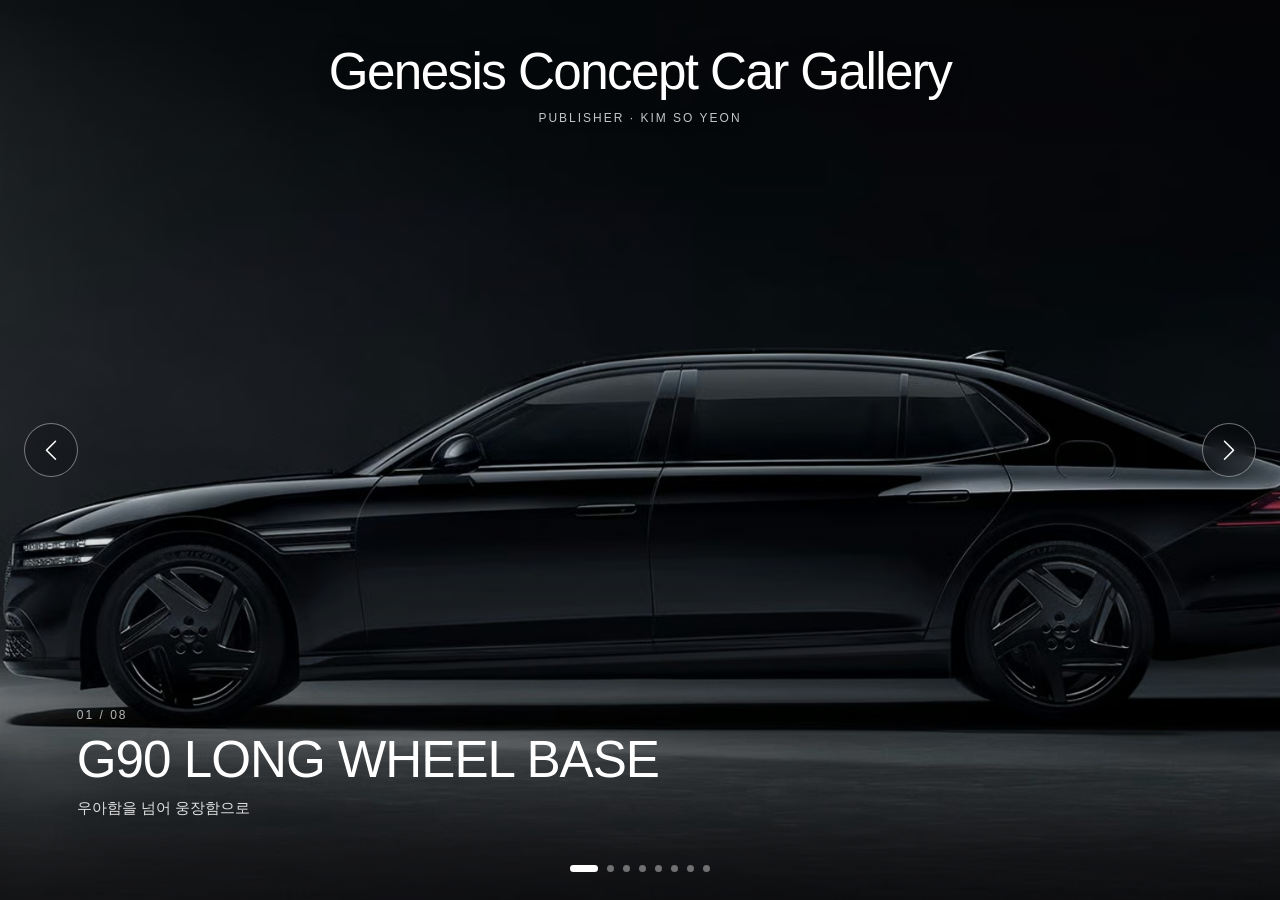
<file: index.html>
<!DOCTYPE html>
<html lang="ko">
<head>
  <meta charset="UTF-8" />
  <meta name="viewport" content="width=device-width, initial-scale=1.0" />
  <meta name="author" content="kim so yeon" />
  <title>Genesis Concept Car Gallery</title>
  <link rel="stylesheet" href="https://cdn.jsdelivr.net/npm/bootstrap-icons@1.11.3/font/bootstrap-icons.min.css" />
  <link rel="stylesheet" href="css/style.css" />
</head>
<body class="main-page">
  <header class="gallery-header">
    <h1>Genesis Concept Car Gallery</h1>
    <p>Publisher · kim so yeon</p>
  </header>

  <main class="carousel" aria-label="Genesis vehicle carousel">
    <div class="carousel-track" id="carouselTrack"></div>
    <button class="carousel-arrow prev" id="prevBtn" aria-label="Previous slide"><i class="bi bi-chevron-left" aria-hidden="true"></i></button>
    <button class="carousel-arrow next" id="nextBtn" aria-label="Next slide"><i class="bi bi-chevron-right" aria-hidden="true"></i></button>
    <div class="carousel-dots" id="carouselDots" aria-label="Slide pagination"></div>
  </main>

  <script src="js/data.js"></script>
  <script src="js/main.js"></script>
</body>
</html>
</file>
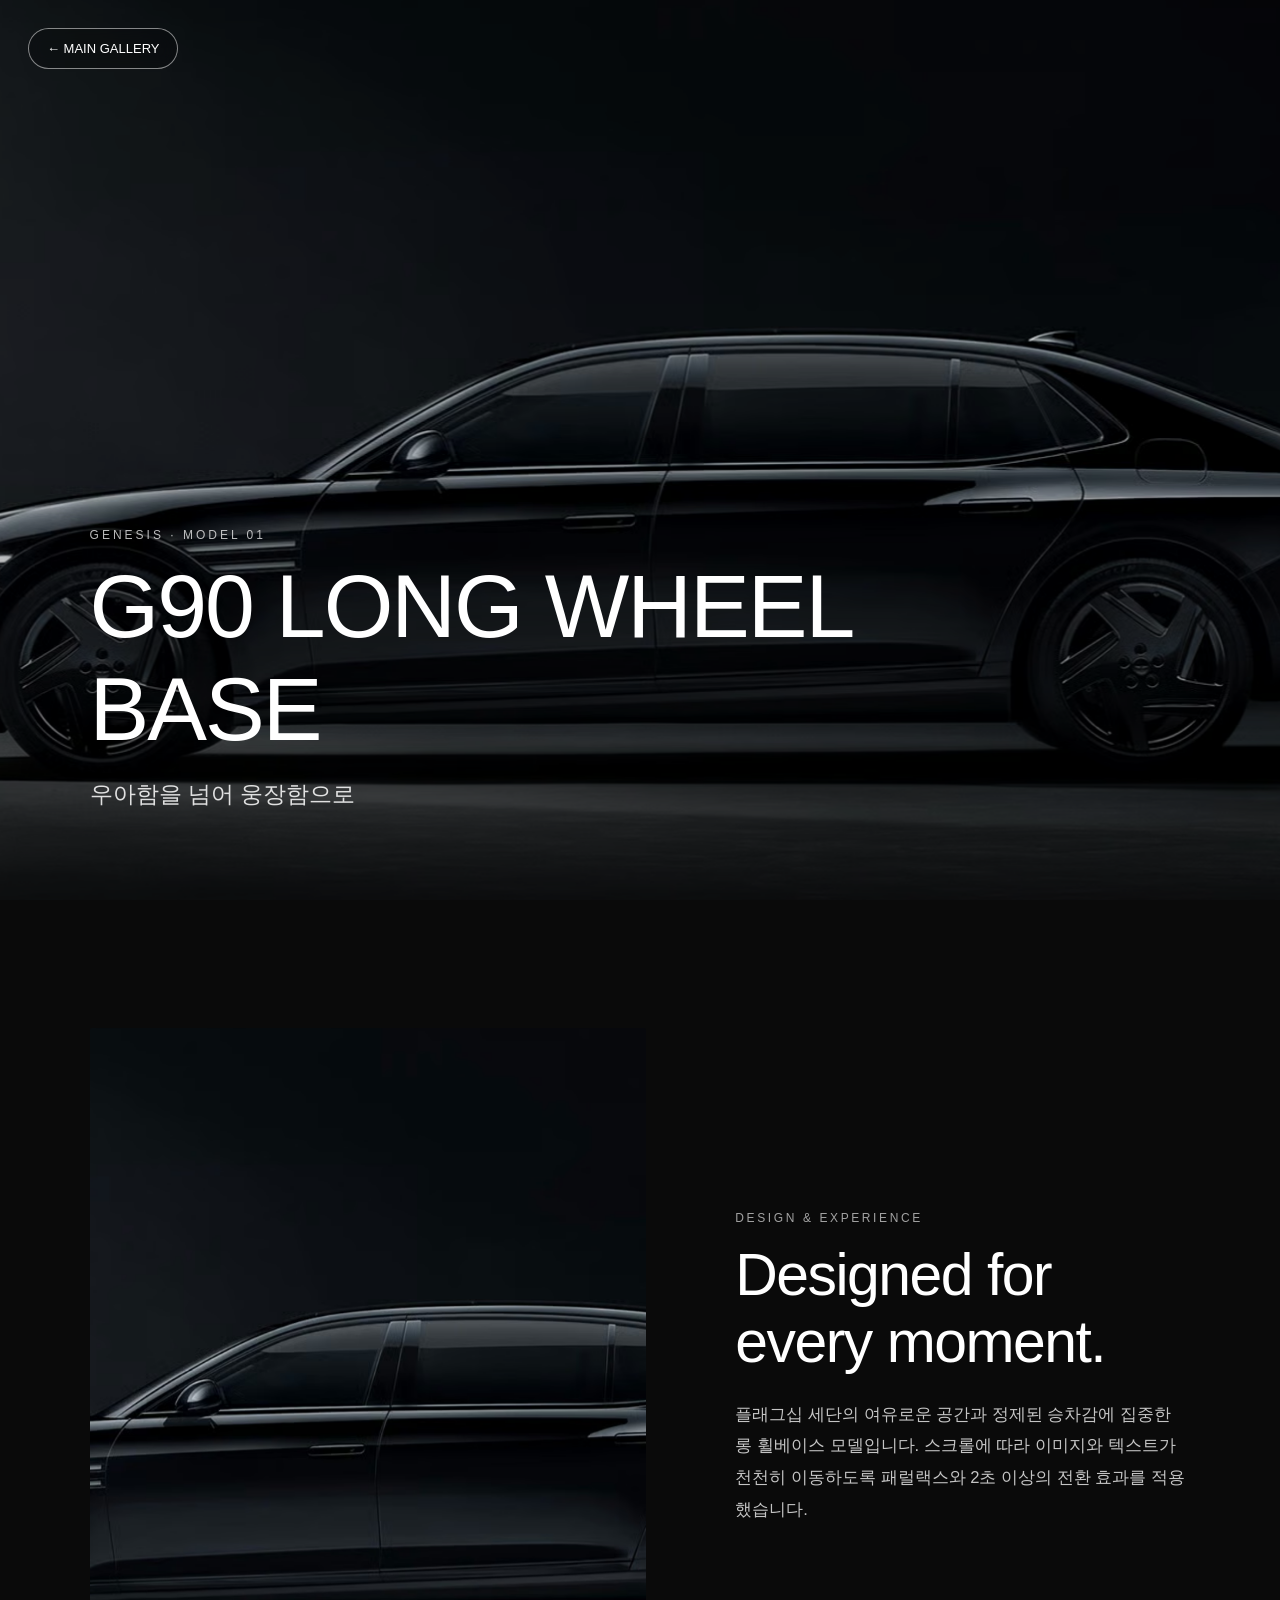
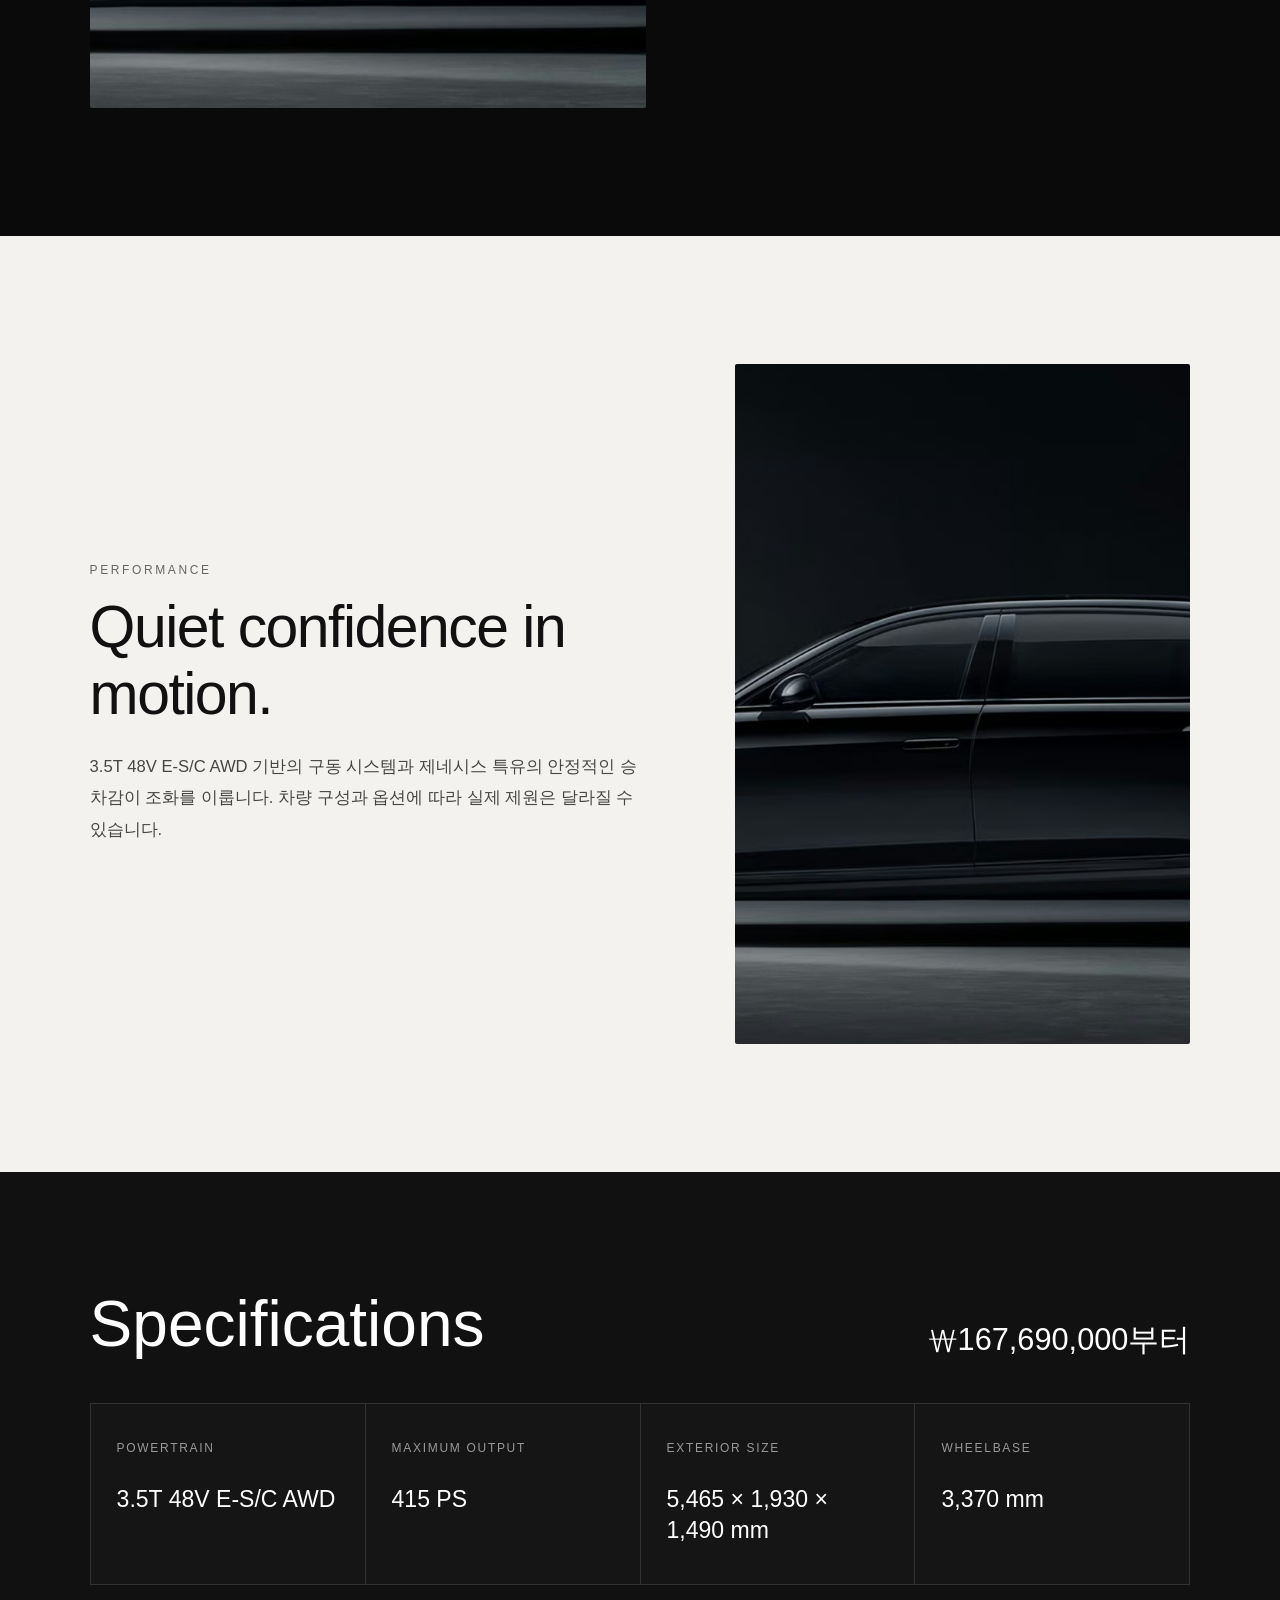
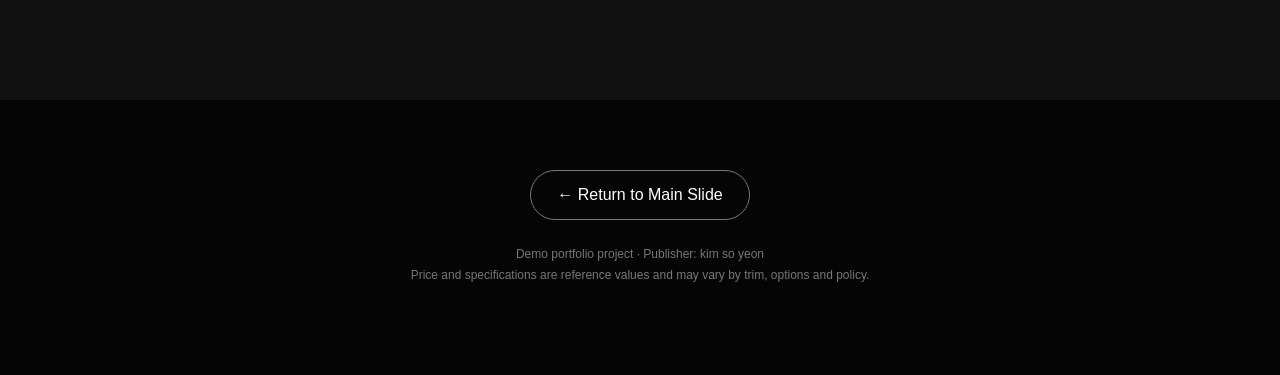
<file: detail.html>
<!DOCTYPE html>
<html lang="ko">
<head>
  <meta charset="UTF-8" />
  <meta name="viewport" content="width=device-width, initial-scale=1.0" />
  <meta name="author" content="kim so yeon" />
  <title>Genesis Model</title>
  <link rel="stylesheet" href="css/style.css" />
</head>
<body class="detail-page">
  <main id="detailRoot"></main>
  <script src="js/data.js"></script>
  <script src="js/detail.js"></script>
</body>
</html>
</file>
<file: css/style.css>
*{box-sizing:border-box;margin:0;padding:0}
html{scroll-behavior:smooth}
body{font-family:Arial,'Noto Sans KR',sans-serif;background:#fff;color:#111}
a{text-decoration:none;color:inherit}
button{font:inherit}

/* MAIN */
.main-page{width:100%;height:100vh;overflow:hidden;background:#050505}
.gallery-header{position:absolute;z-index:20;top:42px;left:50%;transform:translateX(-50%);width:min(92%,1400px);text-align:center;color:#fff;pointer-events:none;text-shadow:0 2px 20px rgba(0,0,0,.45)}
.gallery-header h1{font-size:clamp(34px,4vw,56px);font-weight:500;letter-spacing:-1.6px}
.gallery-header p{margin-top:10px;font-size:12px;letter-spacing:2px;text-transform:uppercase;opacity:.76}
.carousel{position:relative;width:100%;height:100vh;overflow:hidden;background:#000;touch-action:pan-y}
.carousel-track{display:flex;width:100%;height:100%;transition:transform .5s cubic-bezier(.22,.61,.36,1);will-change:transform}
.slide{position:relative;flex:0 0 100%;width:100%;height:100%;overflow:hidden;cursor:grab;user-select:none;background:#000}
.slide:active{cursor:grabbing}
.slide::after{content:"";position:absolute;inset:0;background:linear-gradient(to bottom,rgba(0,0,0,.28),rgba(0,0,0,.02) 45%,rgba(0,0,0,.38));pointer-events:none}
.slide img{width:100%;height:100%;object-fit:cover;display:block;pointer-events:none;transform:scale(1.002)}
.slide-caption{position:absolute;z-index:3;left:clamp(22px,6vw,96px);bottom:clamp(54px,9vh,108px);color:#fff}
.slide-caption .number{font-size:12px;letter-spacing:2px;opacity:.7}
.slide-caption h2{margin-top:8px;font-size:clamp(28px,4vw,56px);font-weight:500;letter-spacing:-1px}
.slide-caption p{margin-top:9px;font-size:clamp(13px,1.2vw,17px);opacity:.86}
.carousel-arrow{position:absolute;z-index:10;top:50%;transform:translateY(-50%);width:54px;height:54px;padding:0;border-radius:50%;border:1px solid rgba(255,255,255,.42);background:rgba(0,0,0,.18);backdrop-filter:blur(8px);color:#fff;cursor:pointer;transition:.25s;display:flex;align-items:center;justify-content:center;overflow:hidden}
.carousel-arrow i{display:flex;align-items:center;justify-content:center;width:100%;height:100%;margin:0;padding:0;font-size:24px;line-height:1;color:#fff;pointer-events:none}
.carousel-arrow i::before{display:block;margin:0!important;line-height:1!important;vertical-align:0!important}
.carousel-arrow:hover{background:rgba(255,255,255,.16);transform:translateY(-50%) scale(1.06)}
.carousel-arrow.prev{left:24px}.carousel-arrow.next{right:24px}
.carousel-dots{position:absolute;z-index:10;left:50%;bottom:28px;transform:translateX(-50%);display:flex;gap:9px}
.carousel-dots button{width:7px;height:7px;border:0;border-radius:50%;background:rgba(255,255,255,.4);cursor:pointer;transition:.25s}
.carousel-dots button.active{width:28px;border-radius:99px;background:#fff}

/* DETAIL */
.detail-page{background:#0a0a0a;color:#fff;overflow-x:hidden}
.detail-hero{position:relative;height:100vh;min-height:620px;overflow:hidden;background:#000}
.detail-hero img{position:absolute;inset:-8%;width:116%;height:116%;object-fit:cover;transition:transform 2.4s cubic-bezier(.2,.7,.2,1);will-change:transform}
.detail-hero::after{content:"";position:absolute;inset:0;background:linear-gradient(to bottom,rgba(0,0,0,.16),rgba(0,0,0,.12) 52%,rgba(0,0,0,.7))}
.hero-copy{position:absolute;z-index:3;left:clamp(24px,7vw,120px);bottom:clamp(64px,10vh,120px);max-width:900px}
.hero-copy .eyebrow{font-size:12px;letter-spacing:3px;opacity:.72;margin-bottom:13px}
.hero-copy h1{font-size:clamp(42px,7vw,92px);font-weight:500;letter-spacing:-2px;opacity:0;transform:translateY(36px)}
.detail-page.loaded .hero-copy h1{animation:titleIn 1.2s cubic-bezier(.16,1,.3,1) .15s forwards}
.hero-copy p{margin-top:18px;font-size:clamp(16px,1.8vw,24px);opacity:.85;max-width:700px}
@keyframes titleIn{to{opacity:1;transform:translateY(0)}}
.back-main{position:absolute;z-index:5;top:28px;left:28px;padding:12px 18px;border:1px solid rgba(255,255,255,.5);border-radius:999px;background:rgba(0,0,0,.2);backdrop-filter:blur(8px);font-size:13px;transition:.25s}
.back-main:hover{background:#fff;color:#111}
.detail-content{background:#0a0a0a}
.info-section{min-height:85vh;display:grid;grid-template-columns:1.1fr .9fr;align-items:center;gap:7vw;padding:clamp(80px,10vw,160px) clamp(24px,7vw,120px);overflow:hidden}
.info-section.alt{background:#f4f2ef;color:#111}
.info-media{overflow:hidden;border-radius:2px;min-height:420px;height:min(60vw,680px)}
.info-media img{width:100%;height:120%;object-fit:cover;transform:translateY(-6%);transition:transform 2.2s cubic-bezier(.2,.7,.2,1)}
.info-copy{opacity:0;transform:translateY(46px);transition:opacity 1.1s ease,transform 1.1s ease}
.info-section.reveal .info-copy{opacity:1;transform:none}
.info-copy .kicker{font-size:12px;letter-spacing:2.6px;opacity:.62;text-transform:uppercase}
.info-copy h2{margin-top:16px;font-size:clamp(34px,4.6vw,68px);font-weight:500;letter-spacing:-1.5px}
.info-copy p{margin-top:24px;font-size:clamp(15px,1.3vw,18px);line-height:1.9;opacity:.76}
.spec-section{padding:clamp(86px,9vw,150px) clamp(24px,7vw,120px);background:#111}
.spec-head{display:flex;align-items:end;justify-content:space-between;gap:24px;margin-bottom:42px}
.spec-head h2{font-size:clamp(38px,5vw,72px);font-weight:500}.spec-head .price{font-size:clamp(20px,2.4vw,34px)}
.spec-grid{display:grid;grid-template-columns:repeat(4,1fr);gap:1px;background:#333;border:1px solid #333}
.spec-card{background:#151515;padding:34px 26px;min-height:180px}
.spec-card span{font-size:12px;letter-spacing:1.7px;color:#999;text-transform:uppercase}.spec-card strong{display:block;margin-top:28px;font-size:clamp(18px,1.8vw,28px);font-weight:500;line-height:1.35}
.detail-footer{padding:70px 24px 90px;text-align:center;background:#050505}
.detail-footer a{display:inline-flex;align-items:center;gap:10px;padding:15px 26px;border:1px solid #777;border-radius:999px;transition:.25s}.detail-footer a:hover{background:#fff;color:#111}
.detail-footer p{margin-top:24px;font-size:12px;color:#777;line-height:1.7}

@media (max-width:900px){
  .gallery-header{top:28px}.gallery-header h1{font-size:clamp(30px,7vw,48px)}
  .carousel-arrow{width:46px;height:46px}.carousel-arrow i{font-size:22px}.carousel-arrow.prev{left:14px}.carousel-arrow.next{right:14px}
  .info-section{grid-template-columns:1fr;gap:44px;min-height:auto}.info-media{height:55vw;min-height:320px}.spec-grid{grid-template-columns:repeat(2,1fr)}
}
@media (max-width:520px){
  .gallery-header{top:22px;width:88%}.gallery-header h1{font-size:34px;line-height:1.07}.gallery-header p{margin-top:7px}
  .slide img{object-position:center}.slide-caption{left:22px;bottom:74px;right:20px}.slide-caption h2{font-size:30px}
  .carousel-arrow{width:40px;height:40px}.carousel-arrow i{font-size:20px}.carousel-arrow.prev{left:9px}.carousel-arrow.next{right:9px}.carousel-dots{bottom:22px}
  .detail-hero{min-height:580px}.hero-copy{left:22px;right:22px;bottom:72px}.hero-copy h1{font-size:43px;line-height:1.02}.back-main{top:18px;left:18px}
  .info-section{padding:78px 22px}.info-media{height:62vw;min-height:260px}.spec-section{padding:78px 22px}.spec-head{display:block}.spec-head .price{margin-top:14px}.spec-grid{grid-template-columns:1fr}.spec-card{min-height:140px;padding:28px 22px}.spec-card strong{margin-top:18px}
}
</file>
